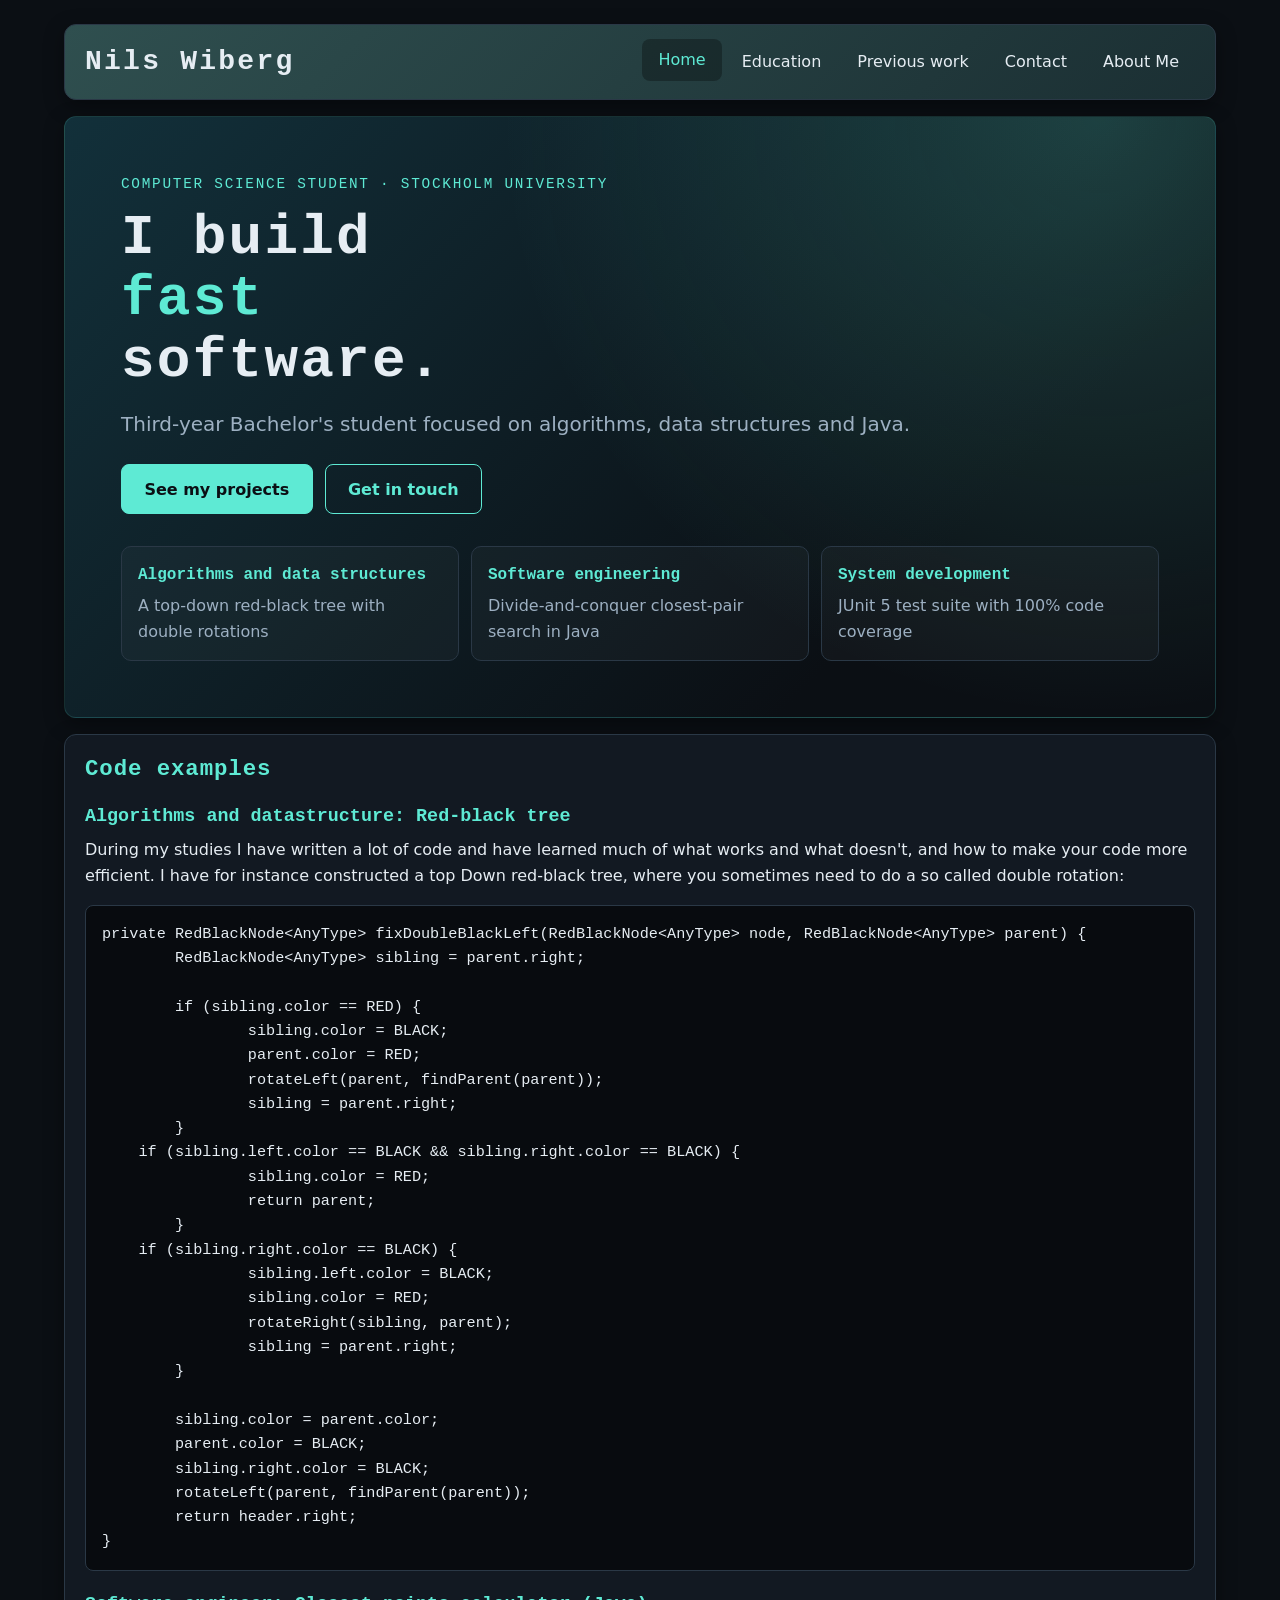
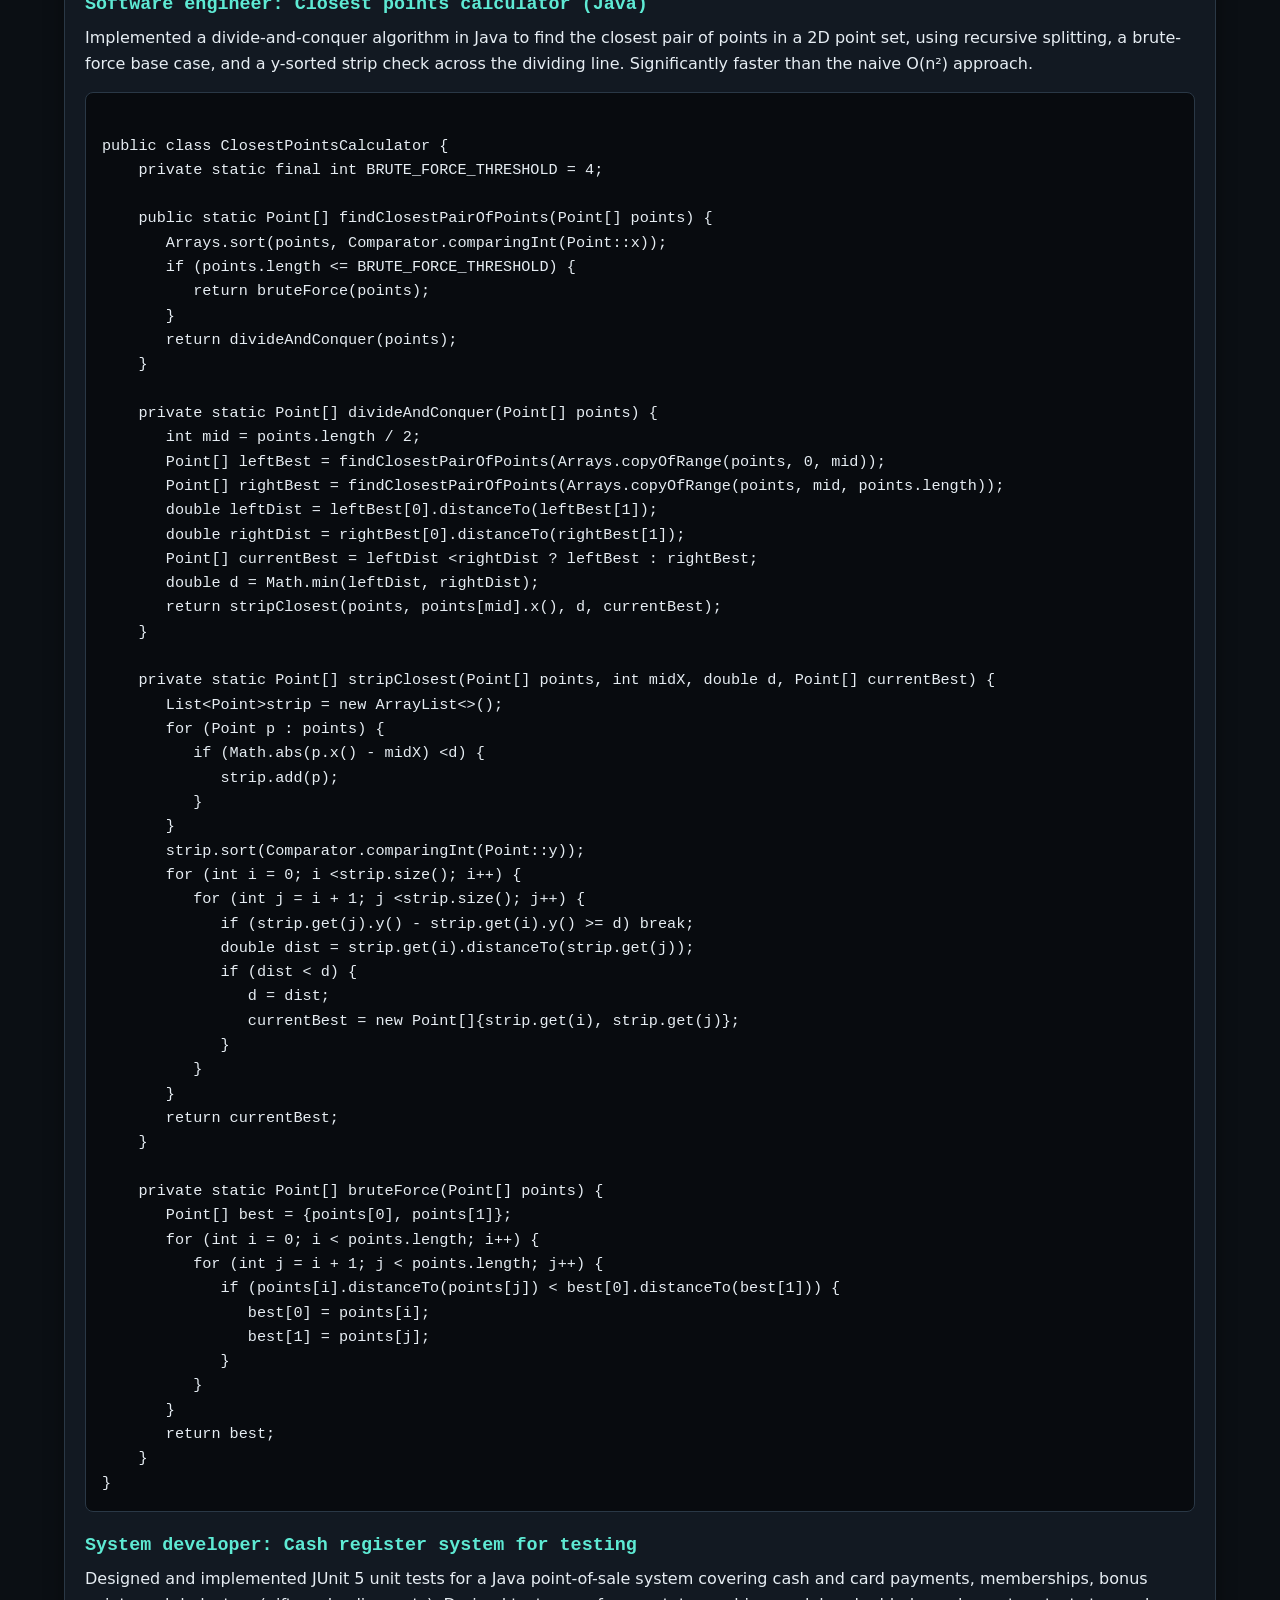
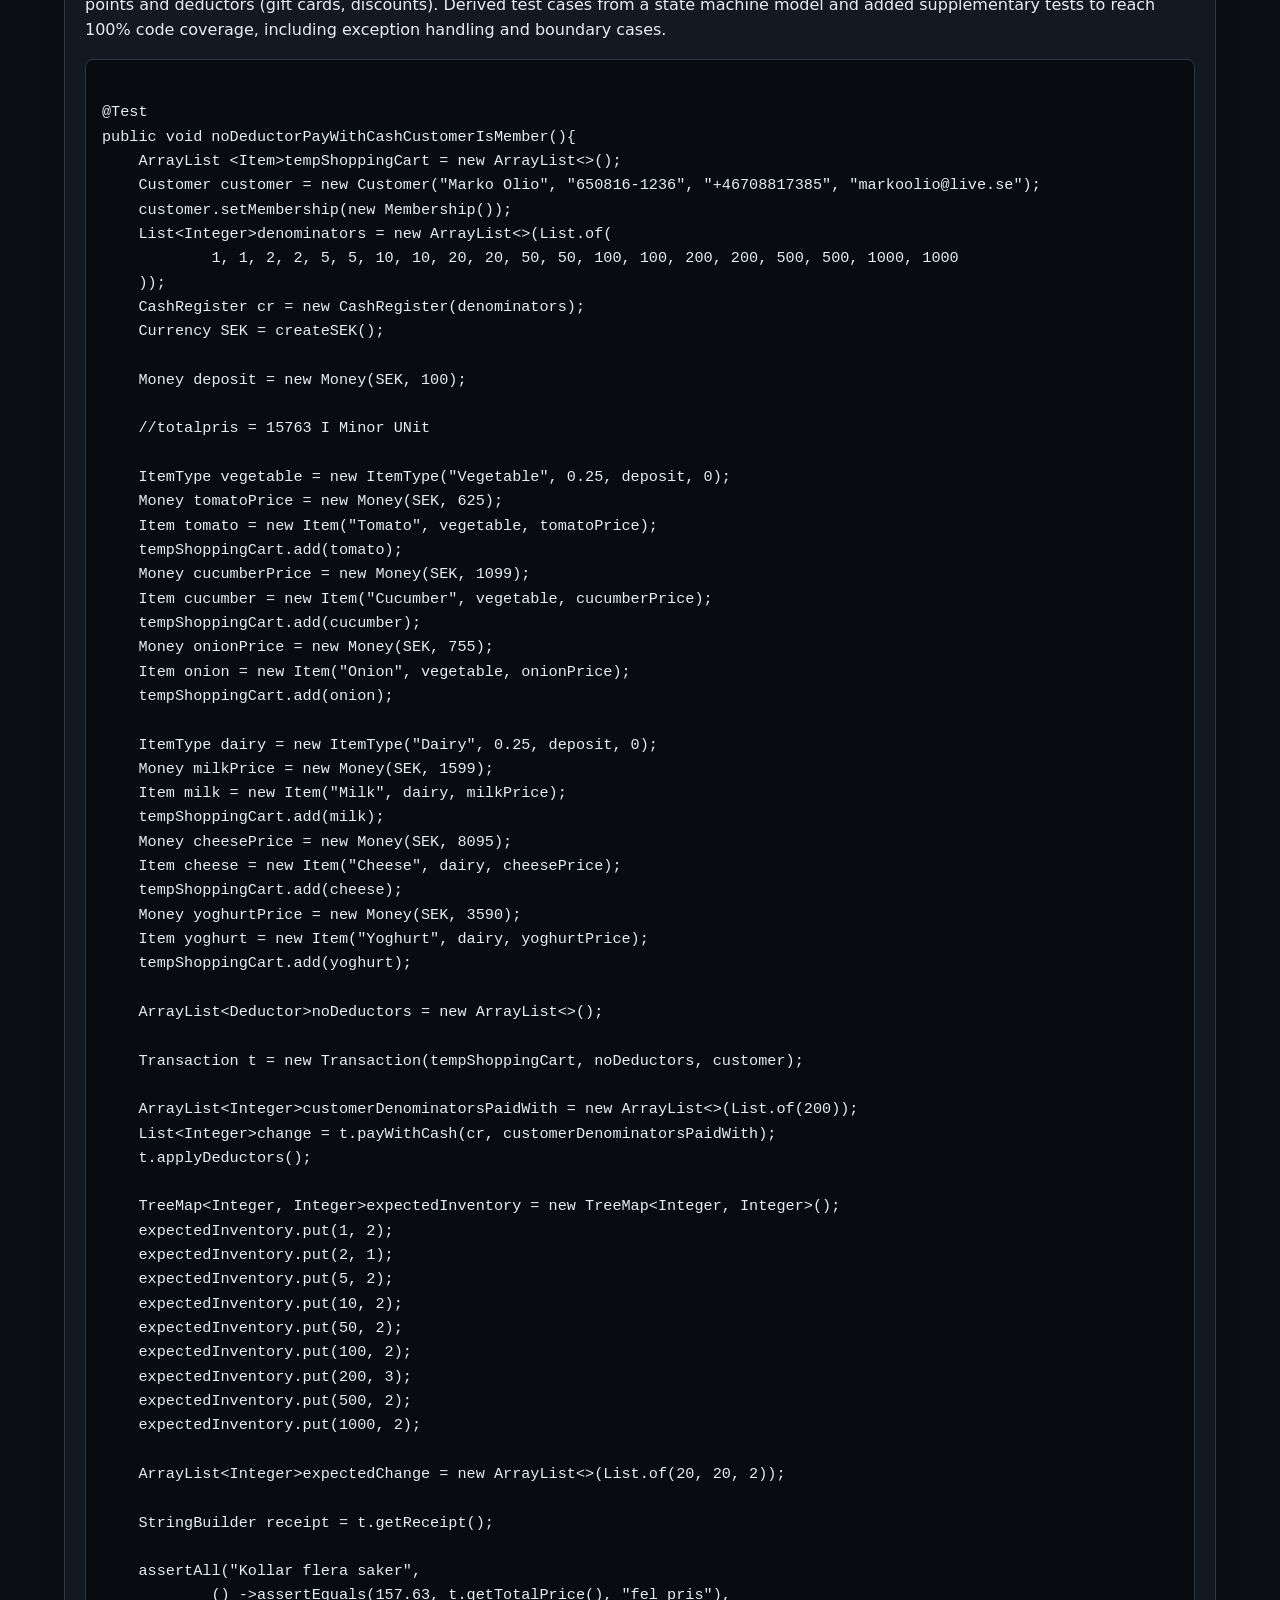
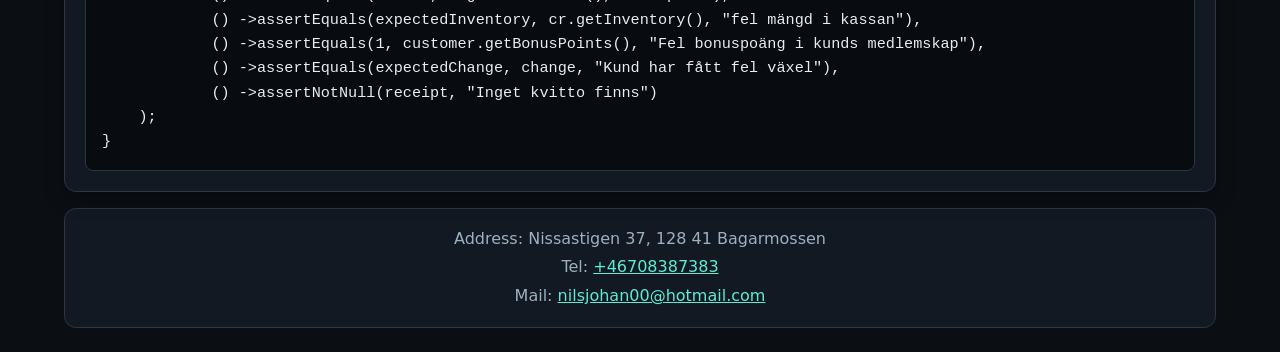
<file: index.html>
<!DOCTYPE html>

<html lang="en">
    <head>
        <meta charset="utf-8">
        <meta name="viewport" content="width=device-width, initial-scale=1">
        <meta name="author" content="Nils Wiberg">
        <meta name="description" content="Nils Wiberg - student in computer science. About me, skills and code examples.">
        <link rel="stylesheet" href="main.css">
        <link rel="canonical" href="https://nilswiberg.com/">
        <meta property="og:title" content="Nils Wiberg">
        <meta property="og:description" content="Computer science student focused on algorithms, Java and well-tested software.">
        <meta property="og:image" content="https://nilswiberg.com/lib/preview.png">
        <title>Home</title>

    </head>
    <body>
        <header>
            <h1>Nils Wiberg</h1>
            <nav>
                <a href="index.html" aria-current="page">Home</a>
                <a href="education.html">Education</a>
                <a href="previousWork.html">Previous work</a>
                <a href="contact.html">Contact</a>
                <a href="aboutMe.html">About Me</a>

            </nav>
        </header>
        <main class="home-main">
            
            <section class="hero-piece">
                <p class="eyebrow">Computer science student · Stockholm University</p>
                <h2 class="hero-heading">I build <span>fast</span> software.</h2>
                <p class="lead">Third-year Bachelor's student focused on algorithms, data structures and Java.</p>
                <div class="hero-actions">
                    <a href="previousWork.html">See my projects</a>
                    <a class="button-secondary" href="contact.html">Get in touch</a>
                </div>
                <ul class="hero-points">
                    <li>
                        <a href="#red-black-tree">
                            <strong>Algorithms and data structures</strong>
                            A top-down red-black tree with double rotations
                        </a>
                    </li>
                    <li>
                        <a href="#closest-points">
                            <strong>Software engineering</strong>
                            Divide-and-conquer closest-pair search in Java
                        </a>
                    </li>
                    <li>
                        <a href="#cash-register">
                            <strong>System development</strong>
                            JUnit 5 test suite with 100% code coverage
                        </a>
                    </li>
                </ul>
            </section>

            <section>
                    <h2>Code examples</h2>
                    <h3 id="red-black-tree">Algorithms and datastructure: Red-black tree</h3>
                    <p>During my studies I have written a lot of code and have learned much of what works and what doesn't, and how to make your code more efficient. I have for instance constructed a top Down red-black tree, where you sometimes need to do a so called double rotation: </p>
<pre><code>private RedBlackNode&lt;AnyType&gt; fixDoubleBlackLeft(RedBlackNode&lt;AnyType&gt; node, RedBlackNode&lt;AnyType&gt; parent) {
	RedBlackNode&lt;AnyType&gt; sibling = parent.right;

	if (sibling.color == RED) {
		sibling.color = BLACK;
		parent.color = RED;
		rotateLeft(parent, findParent(parent));
		sibling = parent.right;
	}
    if (sibling.left.color == BLACK &amp;&amp; sibling.right.color == BLACK) {
		sibling.color = RED;
		return parent;
	}
    if (sibling.right.color == BLACK) {
		sibling.left.color = BLACK;
		sibling.color = RED;
		rotateRight(sibling, parent);
		sibling = parent.right;
	}

	sibling.color = parent.color;
	parent.color = BLACK;
	sibling.right.color = BLACK;
	rotateLeft(parent, findParent(parent));
	return header.right;
}</code></pre>

                <h3 id="closest-points">Software engineer: Closest points calculator (Java)</h3>
                <p>Implemented a divide-and-conquer algorithm in Java to find the closest pair of points in a 2D point set, using recursive splitting, a brute-force base case, and a y-sorted strip check across the dividing line. Significantly faster than the naive O(n²) approach.</p>
<pre><code>
public class ClosestPointsCalculator {
    private static final int BRUTE_FORCE_THRESHOLD = 4;

    public static Point[] findClosestPairOfPoints(Point[] points) {
       Arrays.sort(points, Comparator.comparingInt(Point::x));
       if (points.length &lt;= BRUTE_FORCE_THRESHOLD) {
          return bruteForce(points);
       }
       return divideAndConquer(points);
    }

    private static Point[] divideAndConquer(Point[] points) {
       int mid = points.length / 2;
       Point[] leftBest = findClosestPairOfPoints(Arrays.copyOfRange(points, 0, mid));
       Point[] rightBest = findClosestPairOfPoints(Arrays.copyOfRange(points, mid, points.length));
       double leftDist = leftBest[0].distanceTo(leftBest[1]);
       double rightDist = rightBest[0].distanceTo(rightBest[1]);
       Point[] currentBest = leftDist &lt;rightDist ? leftBest : rightBest;
       double d = Math.min(leftDist, rightDist);
       return stripClosest(points, points[mid].x(), d, currentBest);
    }

    private static Point[] stripClosest(Point[] points, int midX, double d, Point[] currentBest) {
       List&lt;Point&gt;strip = new ArrayList&lt;&gt;();
       for (Point p : points) {
          if (Math.abs(p.x() - midX) &lt;d) {
             strip.add(p);
          }
       }
       strip.sort(Comparator.comparingInt(Point::y));
       for (int i = 0; i &lt;strip.size(); i++) {
          for (int j = i + 1; j &lt;strip.size(); j++) {
             if (strip.get(j).y() - strip.get(i).y() &gt;= d) break;
             double dist = strip.get(i).distanceTo(strip.get(j));
             if (dist &lt; d) {
                d = dist;
                currentBest = new Point[]{strip.get(i), strip.get(j)};
             }
          }
       }
       return currentBest;
    }

    private static Point[] bruteForce(Point[] points) {
       Point[] best = {points[0], points[1]};
       for (int i = 0; i &lt; points.length; i++) {
          for (int j = i + 1; j &lt; points.length; j++) {
             if (points[i].distanceTo(points[j]) &lt; best[0].distanceTo(best[1])) {
                best[0] = points[i];
                best[1] = points[j];
             }
          }
       }
       return best;
    }
}
</code></pre>
                <h3 id="cash-register">System developer: Cash register system for testing</h3>                
                <p>Designed and implemented JUnit 5 unit tests for a Java point-of-sale system covering cash and card payments, memberships, bonus points and deductors (gift cards, discounts). Derived test cases from a state machine model and added supplementary tests to reach 100% code coverage, including exception handling and boundary cases.</p>
<pre><code>
@Test
public void noDeductorPayWithCashCustomerIsMember(){
    ArrayList &lt;Item&gt;tempShoppingCart = new ArrayList&lt;&gt;();
    Customer customer = new Customer("Marko Olio", "650816-1236", "+46708817385", "markoolio@live.se");
    customer.setMembership(new Membership());
    List&lt;Integer&gt;denominators = new ArrayList&lt;&gt;(List.of(
            1, 1, 2, 2, 5, 5, 10, 10, 20, 20, 50, 50, 100, 100, 200, 200, 500, 500, 1000, 1000
    ));
    CashRegister cr = new CashRegister(denominators);
    Currency SEK = createSEK();

    Money deposit = new Money(SEK, 100);

    //totalpris = 15763 I Minor UNit

    ItemType vegetable = new ItemType("Vegetable", 0.25, deposit, 0);
    Money tomatoPrice = new Money(SEK, 625);
    Item tomato = new Item("Tomato", vegetable, tomatoPrice);
    tempShoppingCart.add(tomato);
    Money cucumberPrice = new Money(SEK, 1099);
    Item cucumber = new Item("Cucumber", vegetable, cucumberPrice);
    tempShoppingCart.add(cucumber);
    Money onionPrice = new Money(SEK, 755);
    Item onion = new Item("Onion", vegetable, onionPrice);
    tempShoppingCart.add(onion);

    ItemType dairy = new ItemType("Dairy", 0.25, deposit, 0);
    Money milkPrice = new Money(SEK, 1599);
    Item milk = new Item("Milk", dairy, milkPrice);
    tempShoppingCart.add(milk);
    Money cheesePrice = new Money(SEK, 8095);
    Item cheese = new Item("Cheese", dairy, cheesePrice);
    tempShoppingCart.add(cheese);
    Money yoghurtPrice = new Money(SEK, 3590);
    Item yoghurt = new Item("Yoghurt", dairy, yoghurtPrice);
    tempShoppingCart.add(yoghurt);

    ArrayList&lt;Deductor&gt;noDeductors = new ArrayList&lt;&gt;();

    Transaction t = new Transaction(tempShoppingCart, noDeductors, customer);

    ArrayList&lt;Integer&gt;customerDenominatorsPaidWith = new ArrayList&lt;&gt;(List.of(200));
    List&lt;Integer&gt;change = t.payWithCash(cr, customerDenominatorsPaidWith);
    t.applyDeductors();

    TreeMap&lt;Integer, Integer&gt;expectedInventory = new TreeMap&lt;Integer, Integer&gt;();
    expectedInventory.put(1, 2);
    expectedInventory.put(2, 1);
    expectedInventory.put(5, 2);
    expectedInventory.put(10, 2);
    expectedInventory.put(50, 2);
    expectedInventory.put(100, 2);
    expectedInventory.put(200, 3);
    expectedInventory.put(500, 2);
    expectedInventory.put(1000, 2);

    ArrayList&lt;Integer&gt;expectedChange = new ArrayList&lt;&gt;(List.of(20, 20, 2));

    StringBuilder receipt = t.getReceipt();

    assertAll("Kollar flera saker",
            () -&gt;assertEquals(157.63, t.getTotalPrice(), "fel pris"),
            () -&gt;assertEquals(expectedInventory, cr.getInventory(), "fel mängd i kassan"),
            () -&gt;assertEquals(1, customer.getBonusPoints(), "Fel bonuspoäng i kunds medlemskap"),
            () -&gt;assertEquals(expectedChange, change, "Kund har fått fel växel"),
            () -&gt;assertNotNull(receipt, "Inget kvitto finns")
    );
}    
</code></pre>
            </section>
            
        </main>
        <footer>
            <address>
                Address: Nissastigen 37, 128 41 Bagarmossen <br>
                Tel: <a href="tel:+46708387383">+46708387383</a><br>
                Mail: <a href="mailto:nilsjohan00@hotmail.com">nilsjohan00@hotmail.com</a></address>
        </footer>
        <script src="home.js"></script>
    </body>
</html>
</file>
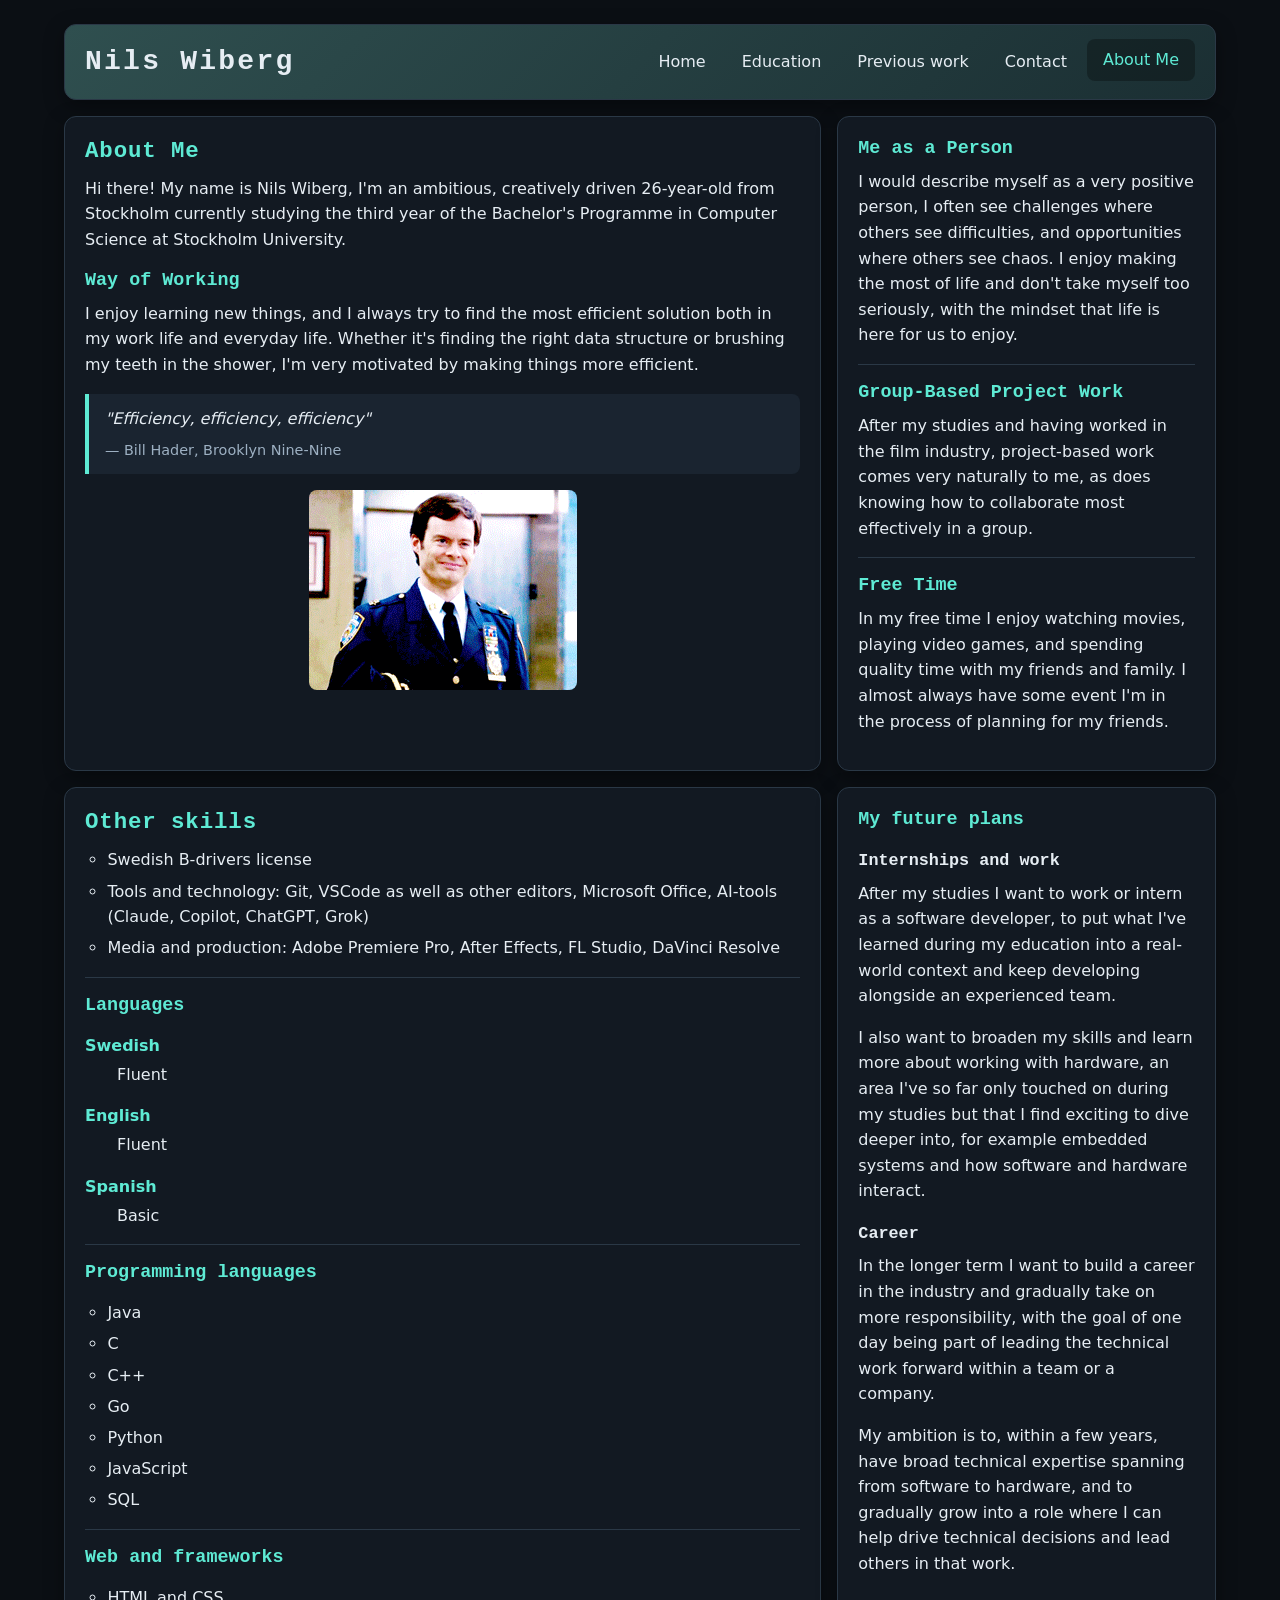
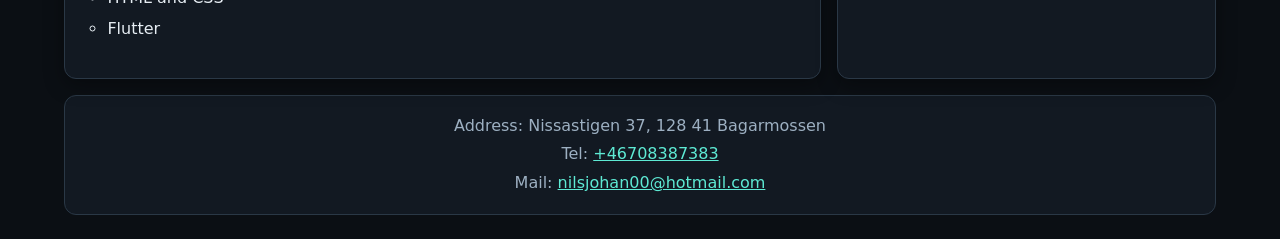
<file: aboutMe.html>
<!DOCTYPE html>

<html lang="en">
    <head>
        <meta charset="utf-8">
        <meta name="viewport" content="width=device-width, initial-scale=1">
        <meta name="author" content="Nils Wiberg">
        <meta name="description" content="Nils Wiberg - student in computer science. About me, skills and code examples.">
        <link rel="stylesheet" href="main.css">
        <link rel="canonical" href="https://nilswiberg.com/">
        <meta property="og:title" content="Nils Wiberg">
        <meta property="og:description" content="Computer science student focused on algorithms, Java and well-tested software.">
        <meta property="og:image" content="https://nilswiberg.com/lib/preview.png">
        <title>Home</title>

    </head>
    <body>
        <header>
            <h1>Nils Wiberg</h1>
            <nav>
                <a href="index.html">Home</a>
                <a href="education.html">Education</a>
                <a href="previousWork.html">Previous work</a>
                <a href="contact.html">Contact</a>
                <a href="aboutMe.html" aria-current="page">About Me</a>
            </nav>
        </header>
        <main class="aboutMe-main">

            <section>
                <h2>About Me</h2>
                <p>Hi there! My name is Nils Wiberg, I'm an ambitious, creatively driven 26-year-old from Stockholm currently studying the third year of the Bachelor's Programme in Computer Science at Stockholm University.</p>
                <article>
                    <h3>Way of Working</h3>
                    <p>I enjoy learning new things, and I always try to find the most efficient solution both in my work life and everyday life. Whether it's finding the right data structure or brushing my teeth in the shower, I'm very motivated by making things more efficient.</p>
                    <blockquote>
                        <p>"Efficiency, efficiency, efficiency"</p>
                        <footer>— Bill Hader, Brooklyn Nine-Nine</footer>
                    </blockquote>
                    <figure>
                        <picture>
                            <source media="(prefers-reduced-motion: reduce)" srcset="lib/Efficiency_still.jpg">
                            <img src="lib/Efficiency_dator.gif" alt="Bill Hader i Brooklyn Nine-Nine">
                        </picture>
                    </figure>
                </article>
            </section>
            <aside>
                <article>
                    <h3>Me as a Person</h3>
                    <p>I would describe myself as a very positive person, I often see challenges where others see difficulties, and opportunities where others see chaos. I enjoy making the most of life and don't take myself too seriously, with the mindset that life is here for us to enjoy.</p>
                </article>

                <article>
                    <h3>Group-Based Project Work</h3>
                    <p>After my studies and having worked in the film industry, project-based work comes very naturally to me, as does knowing how to collaborate most effectively in a group.</p>
                </article>

                <article>
                    <h3>Free Time</h3>
                    <p>In my free time I enjoy watching movies, playing video games, and spending quality time with my friends and family. I almost always have some event I'm in the process of planning for my friends.</p>
                </article>
            </aside>

            <aside>
                <h2>Other skills</h2>
                <article>
                    <ul>
                        <li>Swedish B-drivers license</li>
                        <li>Tools and technology: Git, VSCode as well as other editors, Microsoft Office, AI-tools (Claude, Copilot, ChatGPT, Grok)</li>
                        <li>Media and production: Adobe Premiere Pro, After Effects, FL Studio, DaVinci Resolve</li>
                    </ul>
                </article>
                <article>
                    <h3>Languages</h3>
                    <dl>
                        <dt>Swedish</dt>
                        <dd>Fluent</dd>
                        <dt>English</dt>
                        <dd>Fluent</dd>
                        <dt>Spanish</dt>
                        <dd>Basic</dd>
                    </dl>
                </article>
                <article>
                    <h3>Programming languages</h3>
                    <ul>
                        <li>Java</li>
                        <li>C</li>
                        <li>C++</li>
                        <li>Go</li>
                        <li>Python</li>
                        <li>JavaScript</li>
                        <li>SQL</li>
                    </ul>
                </article>
                <article>
                    <h3>Web and frameworks</h3>
                    <ul>
                        <li>HTML and CSS</li>
                        <li>Flutter</li>
                    </ul>
                </article>
            </aside>
            <aside>
                <h3>My future plans</h3>
                <h4>Internships and work</h4>
                <p>After my studies I want to work or intern as a software developer, to put what I've learned during my education into a real-world context and keep developing alongside an experienced team.</p>
                <p>I also want to broaden my skills and learn more about working with hardware, an area I've so far only touched on during my studies but that I find exciting to dive deeper into, for example embedded systems and how software and hardware interact.</p>
                <h4>Career</h4>
                <p>In the longer term I want to build a career in the industry and gradually take on more responsibility, with the goal of one day being part of leading the technical work forward within a team or a company.</p>
                <p>My ambition is to, within a few years, have broad technical expertise spanning from software to hardware, and to gradually grow into a role where I can help drive technical decisions and lead others in that work.</p>
            </aside>
        </main>
        <footer>
            <address>
                Address: Nissastigen 37, 128 41 Bagarmossen <br>
                Tel: <a href="tel:+46708387383">+46708387383</a><br>
                Mail: <a href="mailto:nilsjohan00@hotmail.com">nilsjohan00@hotmail.com</a></address>
        </footer>
    </body>
</html>
</file>
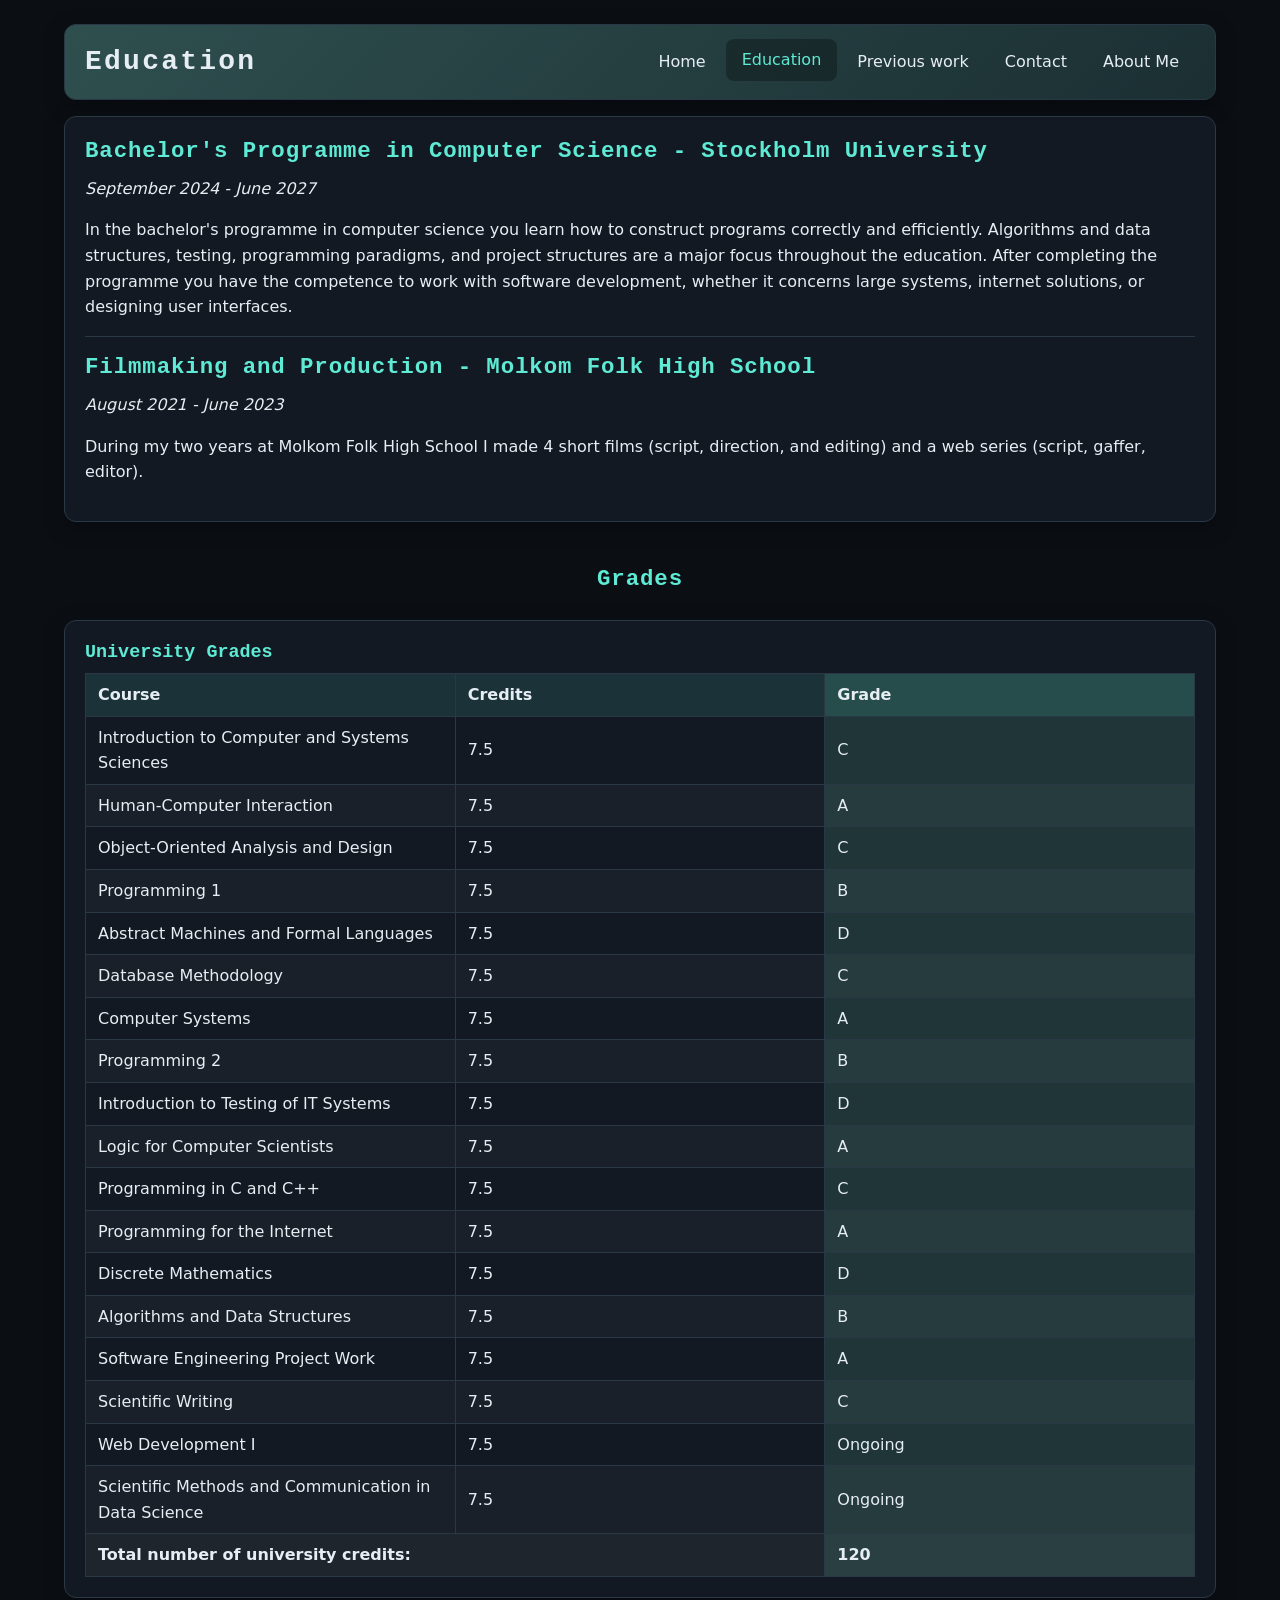
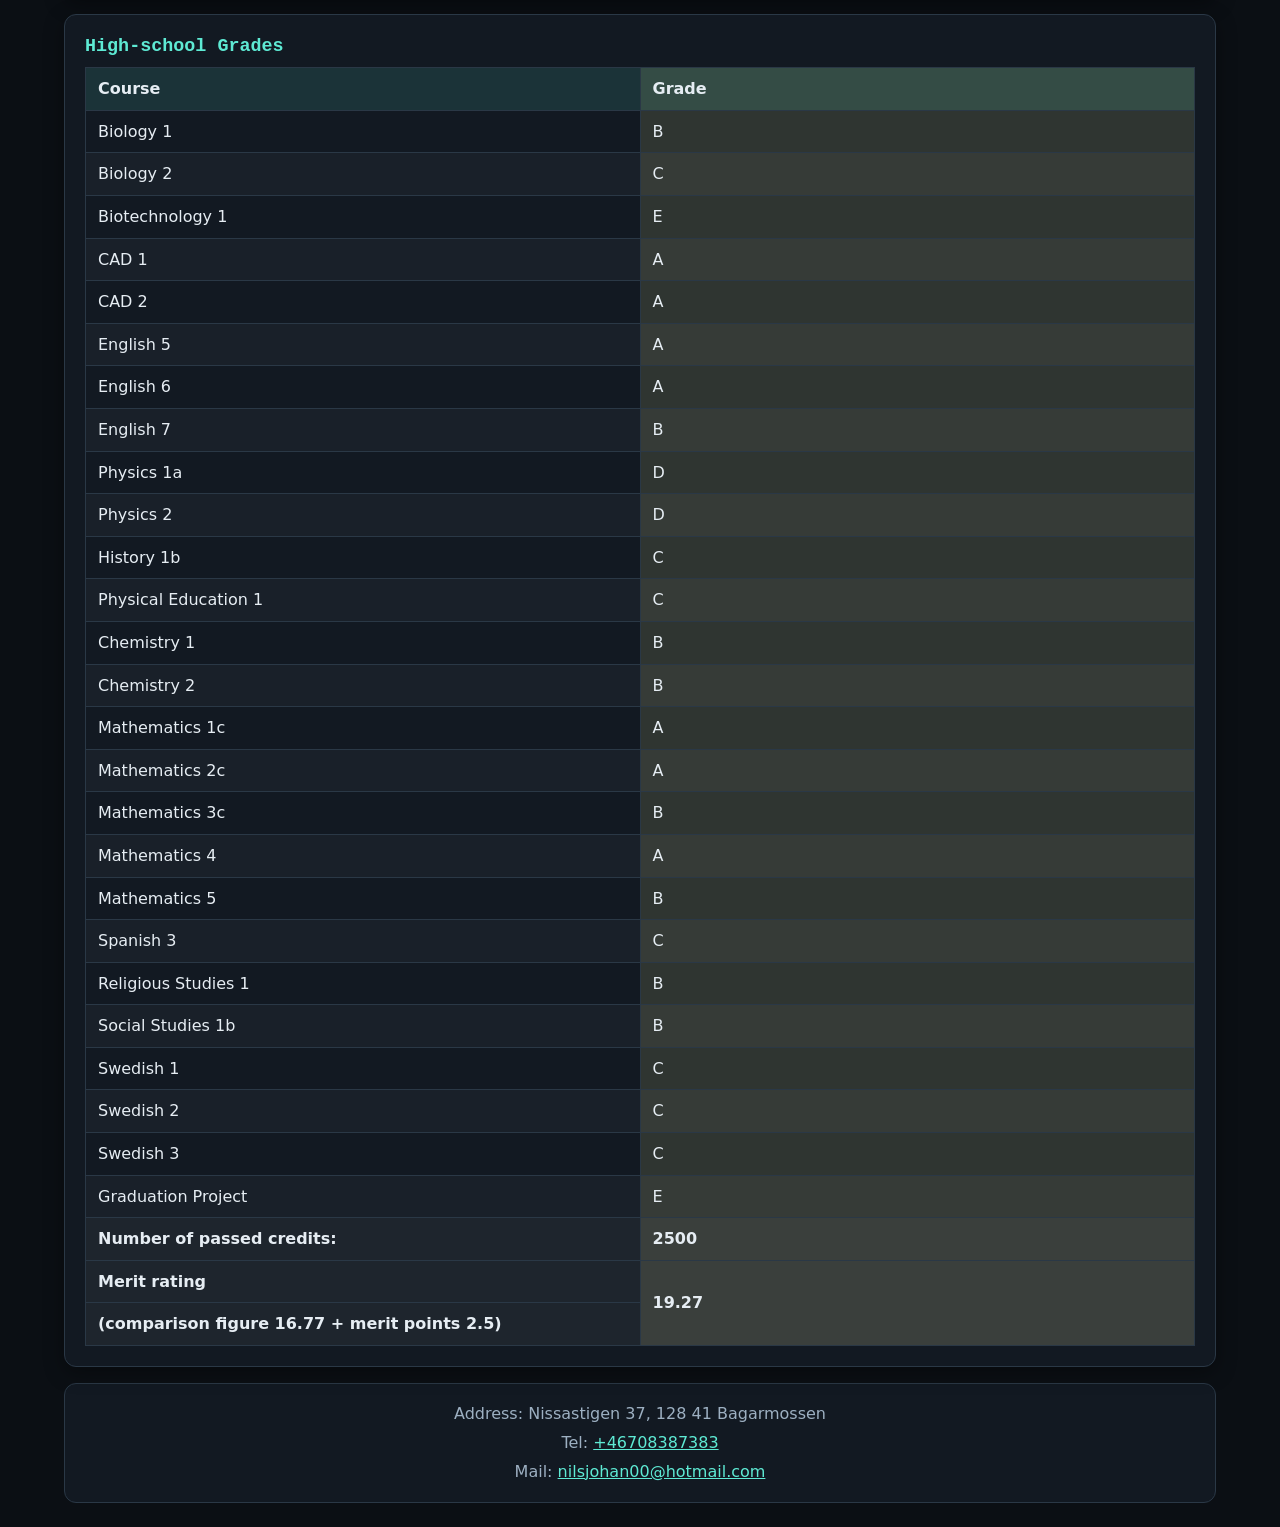
<file: education.html>
<!DOCTYPE html>

<html lang="en">
    <head>
        <meta charset="utf-8">
        <meta name="viewport" content="width=device-width, initial-scale=1">
        <meta name="author" content="Nils Wiberg">
        <meta name="description" content="Education and grades - Nils Wiberg.">
        <link rel="stylesheet" href="main.css">
        <link rel="canonical" href="https://nilswiberg.com/">
        <meta property="og:title" content="Nils Wiberg">
        <meta property="og:description" content="Computer science student focused on algorithms, Java and well-tested software.">
        <meta property="og:image" content="https://nilswiberg.com/lib/preview.png">

        <title>Education</title>

    </head>
    <body>
        <header>
            <h1>Education</h1>
            <nav>
                <a href="index.html">Home</a>
                <a href="education.html" aria-current="page">Education</a>
                <a href="previousWork.html">Previous work</a>
                <a href="contact.html">Contact</a>
                <a href="aboutMe.html">About Me</a>

            </nav>
        </header>
        <main class="education-main">
            <section class="education">
                <article>
                    <h2>Bachelor's Programme in Computer Science - Stockholm University</h2>
                    <p><em>September 2024 - June 2027</em></p>
                    <p>In the bachelor's programme in computer science you learn how to construct programs correctly and efficiently. Algorithms and data structures, testing, programming paradigms, and project structures are a major focus throughout the education. After completing the programme you have the competence to work with software development, whether it concerns large systems, internet solutions, or designing user interfaces.</p>
                </article>
                <article>
                    <h2>Filmmaking and Production - Molkom Folk High School</h2>
                    <p><em>August 2021 - June 2023</em></p>
                    <p>During my two years at Molkom Folk High School I made 4 short films (script, direction, and editing) and a web series (script, gaffer, editor).</p>
                </article>
            </section>
            
            <h2 class="grades-heading">Grades</h2>

            <article class="uni-grades">
                <h3>University Grades</h3>
                <table class="uni-table">
                        <colgroup>
                            <col span="2">
                            <col class="grade-column-uni">
                        </colgroup>
                        <thead>
                            <tr>
                                <th scope="col">Course</th>
                                <th scope="col">Credits</th>
                                <th scope="col">Grade</th>
                            </tr>
                        </thead>
                        <tbody>
                            <tr>
                                <td>Introduction to Computer and Systems Sciences</td>
                                <td>7.5</td>
                                <td>C</td>
                            </tr>
                            <tr>
                                <td>Human-Computer Interaction</td>
                                <td>7.5</td>
                                <td>A</td>
                            </tr>
                            <tr>
                                <td>Object-Oriented Analysis and Design</td>
                                <td>7.5</td>
                                <td>C</td>
                            </tr>
                            <tr>
                                <td>Programming 1</td>
                                <td>7.5</td>
                                <td>B</td>
                            </tr>
                            <tr>
                                <td>Abstract Machines and Formal Languages</td>
                                <td>7.5</td>
                                <td>D</td>
                            </tr>
                            <tr>
                                <td>Database Methodology</td>
                                <td>7.5</td>
                                <td>C</td>
                            </tr>
                            <tr>
                                <td>Computer Systems</td>
                                <td>7.5</td>
                                <td>A</td>
                            </tr>
                            <tr>
                                <td>Programming 2</td>
                                <td>7.5</td>
                                <td>B</td>
                            </tr>
                            <tr>
                                <td>Introduction to Testing of IT Systems</td>
                                <td>7.5</td>
                                <td>D</td>
                            </tr>
                            <tr>
                                <td>Logic for Computer Scientists</td>
                                <td>7.5</td>
                                <td>A</td>
                            </tr>
                            <tr>
                                <td>Programming in C and C++</td>
                                <td>7.5</td>
                                <td>C</td>
                            </tr>
                            <tr>
                                <td>Programming for the Internet</td>
                                <td>7.5</td>
                                <td>A</td>
                            </tr>
                            <tr>
                                <td>Discrete Mathematics</td>
                                <td>7.5</td>
                                <td>D</td>
                            </tr>
                            <tr>
                                <td>Algorithms and Data Structures</td>
                                <td>7.5</td>
                                <td>B</td>
                            </tr>
                            <tr>
                                <td>Software Engineering Project Work</td>
                                <td>7.5</td>
                                <td>A</td>
                            </tr>
                            <tr>
                                <td>Scientific Writing</td>
                                <td>7.5</td>
                                <td>C</td>
                            </tr>
                            <tr>
                                <td>Web Development I</td>
                                <td>7.5</td>
                                <td>Ongoing</td>
                            </tr>
                            <tr>
                                <td>Scientific Methods and Communication in Data Science</td>
                                <td>7.5</td>
                                <td>Ongoing</td>
                            </tr>
                        </tbody>
                        <tfoot>
                            <tr>
                                <td colspan="2">Total number of university credits:</td>
                                <td>120</td>
                            </tr>
                        </tfoot>
                    </table>
            </article>
            <article class="gym-grades">
                <h3>High-school Grades</h3>
                    <table class="gym-table">
                        <colgroup>
                            <col span="1">
                            <col class="grade-column-gymnasiet">
                        </colgroup>

                        <thead>
                            <tr>
                                <th scope="col">Course</th>
                                <th scope="col">Grade</th>
                            </tr>
                        </thead>
                        <tbody>
                            <tr>
                                <td>Biology 1</td>
                                <td>B</td>
                            </tr>
                            <tr>
                                <td>Biology 2</td>
                                <td>C</td>
                            </tr>
                            <tr>
                                <td>Biotechnology 1</td>
                                <td>E</td>
                            </tr>
                            <tr>
                                <td>CAD 1</td>
                                <td>A</td>
                            </tr>
                            <tr>
                                <td>CAD 2</td>
                                <td>A</td>
                            </tr>
                            <tr>
                                <td>English 5</td>
                                <td>A</td>
                            </tr>
                            <tr>
                                <td>English 6</td>
                                <td>A</td>
                            </tr>
                            <tr>
                                <td>English 7</td>
                                <td>B</td>
                            </tr>
                            <tr>
                                <td>Physics 1a</td>
                                <td>D</td>
                            </tr>
                            <tr>
                                <td>Physics 2</td>
                                <td>D</td>
                            </tr>
                            <tr>
                                <td>History 1b</td>
                                <td>C</td>
                            </tr>
                            <tr>
                                <td>Physical Education 1</td>
                                <td>C</td>
                            </tr>
                            <tr>
                                <td>Chemistry 1</td>
                                <td>B</td>
                            </tr>
                            <tr>
                                <td>Chemistry 2</td>
                                <td>B</td>
                            </tr>
                            <tr>
                                <td>Mathematics 1c</td>
                                <td>A</td>
                            </tr>
                            <tr>
                                <td>Mathematics 2c</td>
                                <td>A</td>
                            </tr>
                            <tr>
                                <td>Mathematics 3c</td>
                                <td>B</td>
                            </tr>
                            <tr>
                                <td>Mathematics 4</td>
                                <td>A</td>
                            </tr>
                            <tr>
                                <td>Mathematics 5</td>
                                <td>B</td>
                            </tr>
                            <tr>
                                <td>Spanish 3</td>
                                <td>C</td>
                            </tr>
                            <tr>
                                <td>Religious Studies 1</td>
                                <td>B</td>
                            </tr>
                            <tr>
                                <td>Social Studies 1b</td>
                                <td>B</td>
                            </tr>
                            <tr>
                                <td>Swedish 1</td>
                                <td>C</td>
                            </tr>
                            <tr>
                                <td>Swedish 2</td>
                                <td>C</td>
                            </tr>
                            <tr>
                                <td>Swedish 3</td>
                                <td>C</td>
                            </tr>
                            <tr>
                                <td>Graduation Project</td>
                                <td>E</td>
                            </tr>
                        </tbody>
                        <tfoot>
                            <tr>
                                <td>Number of passed credits:</td>
                                <td>2500</td>
                            </tr>
                            <tr>
                                <td>Merit rating</td>
                                <td rowspan="2">19.27</td>
                            </tr>
                            <tr>
                                <td>(comparison figure 16.77 + merit points 2.5)</td>
                            </tr>
                        </tfoot>
                    </table>
            </article>
        </main>
        <footer>
            <address>
                Address: Nissastigen 37, 128 41 Bagarmossen <br>
                Tel: <a href="tel:+46708387383">+46708387383</a><br>
                Mail: <a href="mailto:nilsjohan00@hotmail.com">nilsjohan00@hotmail.com</a></address>
        </footer>
    </body>
</html>
</file>
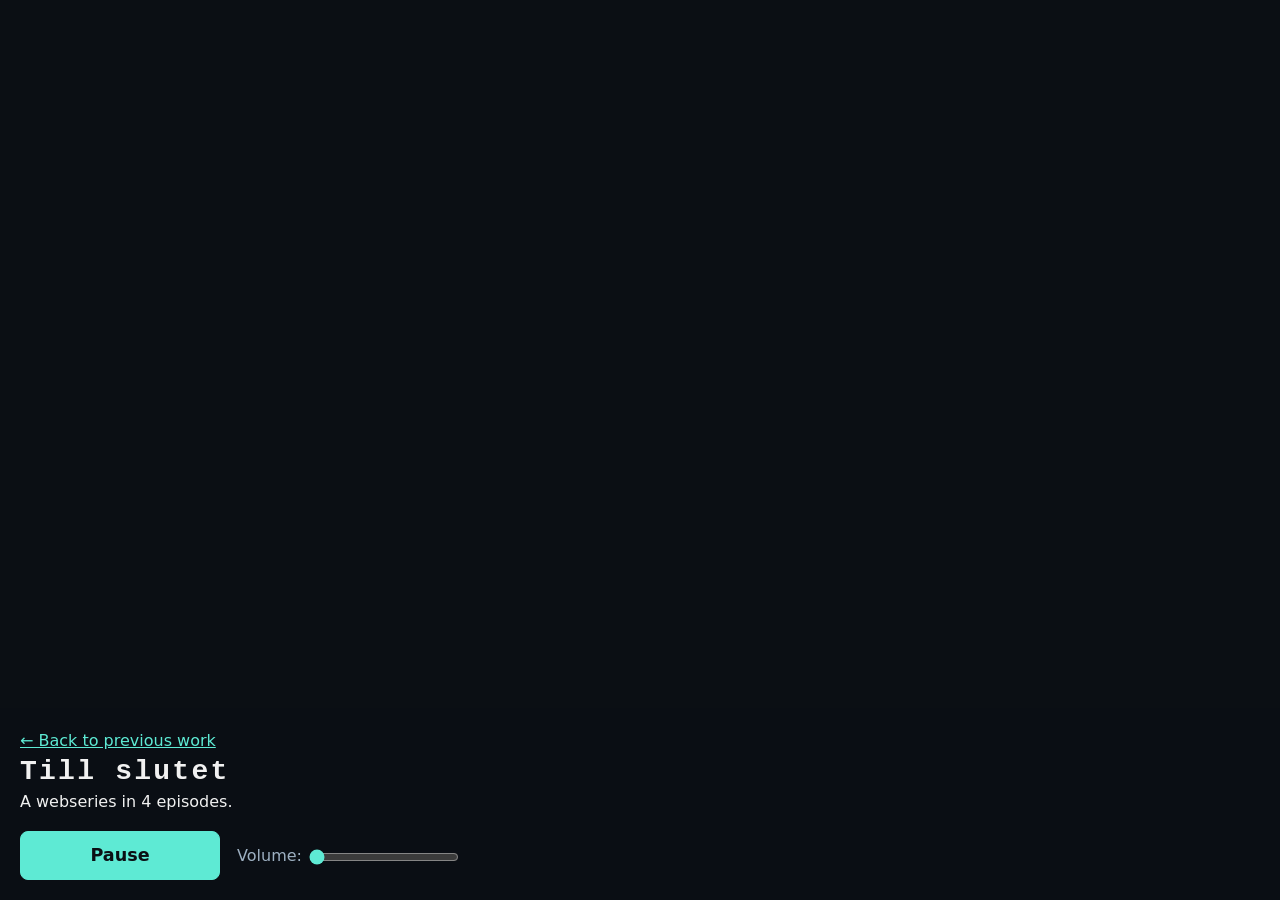
<file: film.html>
<!DOCTYPE html>
<html lang="en">
    <head>
        <meta charset="utf-8">
        <meta name="viewport" content="width=device-width, initial-scale=1">
        <meta name="author" content="Nils Wiberg">
        <meta name="description" content="Shows the trailer for 'Till Slutet'">
        <link rel="stylesheet" href="main.css">
        <link rel="canonical" href="https://nilswiberg.com/">
        <meta property="og:title" content="Nils Wiberg">
        <meta property="og:description" content="Computer science student focused on algorithms, Java and well-tested software.">
        <meta property="og:image" content="https://nilswiberg.com/lib/preview.png">

        <title>"Till Slutet" Trailer</title>
    </head>
    <body>
        <video autoplay muted loop id="tillSlutetTrailer" playsinline>
            <source src="lib/tillSlutetTrailer.mp4" type="video/mp4">
        </video>

        <div class="content">
            <a href="previousWork.html">← Back to previous work</a>
            <h1>Till slutet</h1>
            <p>A webseries in 4 episodes.</p>
            <button id="myBtn">Pause</button>
            <label for="volumeSlider">Volume:</label>
            <input
                type="range"
                id="volumeSlider"
                min="0"
                max="100"
                value="0"
                step="1"
            >
        </div>
        <script src="film.js"></script>
    </body>
</html>
</file>
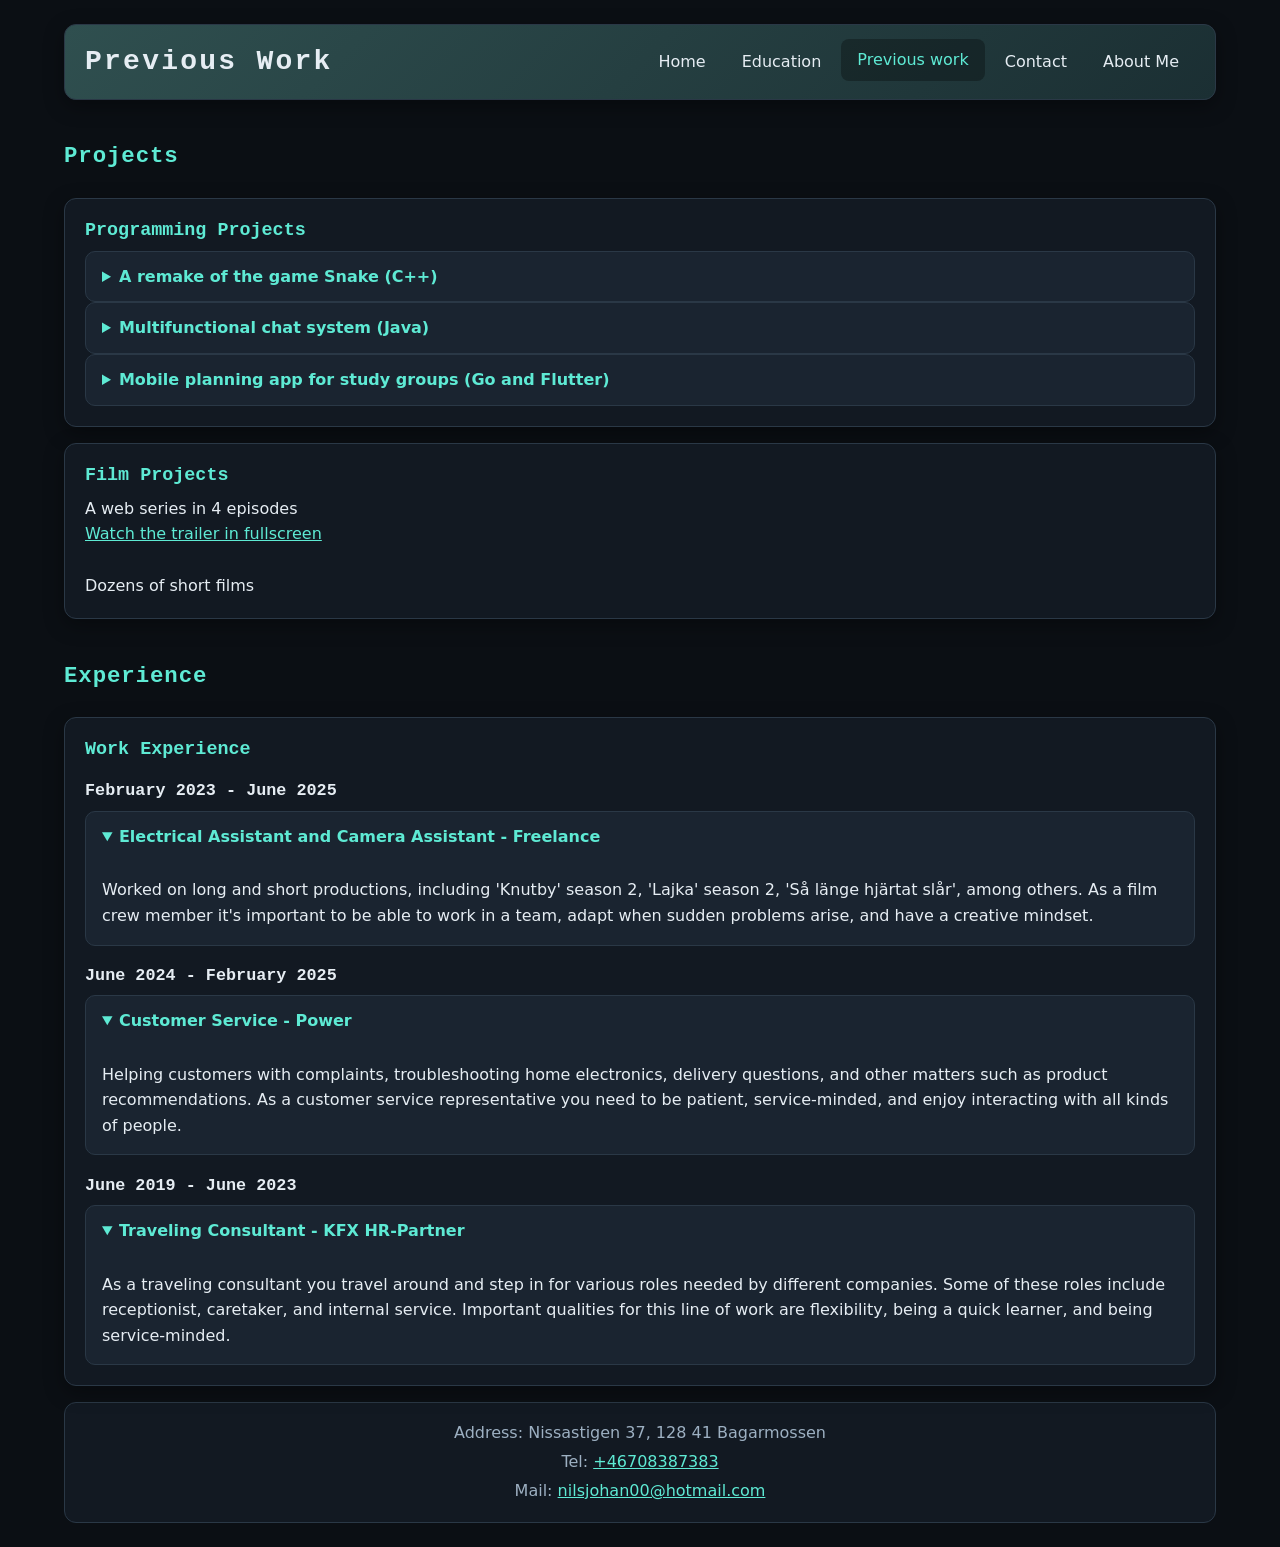
<file: previousWork.html>
<!DOCTYPE html>

<html lang="en">
    <head>
        <meta charset="utf-8">
        <meta name="viewport" content="width=device-width, initial-scale=1">
        <meta name="author" content="Nils Wiberg">
        <meta name="description" content="Programming and film projects and work experience - Nils Wiberg.">
        <link rel="stylesheet" href="main.css">
        <link rel="canonical" href="https://nilswiberg.com/">
        <meta property="og:title" content="Nils Wiberg">
        <meta property="og:description" content="Computer science student focused on algorithms, Java and well-tested software.">
        <meta property="og:image" content="https://nilswiberg.com/lib/preview.png">

        <title>Previous Work</title>

    </head>
    <body>
        <header>
            <h1>Previous Work</h1>
            <nav>
                <a href="index.html">Home</a>
                <a href="education.html">Education</a>
                <a href="previousWork.html" aria-current="page">Previous work</a>
                <a href="contact.html">Contact</a>
                <a href="aboutMe.html">About Me</a>

            </nav>
        </header>
        <main class="previousWork-main">
            
            <h2 class="projects-heading">Projects</h2>
            <article class="programming-projects">
                <h3>Programming Projects</h3>

                <aside>          
                    <details>
                        <summary>A remake of the game Snake (C++)</summary>
                        <figure>
                            <video id="snakevideo" controls width="500" height="280">
                                <source src="lib/snake_video.mp4" type="video/mp4">
                            </video>
                            <figcaption>Video of the Snake game</figcaption>
                        </figure>
                        <h4>Code example</h4>
                        <p>In SnakeSprite.cpp the function for what to do each tick. Every 5th frame, the snake moves towards the latest pressed key. The snake is divided into a head and a body. The new head is added first in the vector and the last segment is removed if the snake has grown longer than size. This gives the illusion of movement: the snake “crawls” forward. When the snake eats something and size increases, skip pop_back() once, and then it grows. </p>
                        <pre><code>
void SnakeSprite::tick(){
        moveCounter++;
        if (moveCounter < 5) return;
        moveCounter = 0;
        
        SDL_FPoint newHead = body[0];
        
        switch(direction){
            case Direction::UP:
                newHead.y -= snakeDimensions;
                break;
            case Direction::DOWN:
                newHead.y += snakeDimensions;
                break;
            case Direction::LEFT:
                newHead.x -= snakeDimensions;
                break;
            case Direction::RIGHT:
                newHead.x += snakeDimensions;
                break;
        }
        
        if (newHead.x < 0) {
            newHead.x = cnts::gScreenWidth - snakeDimensions;
        } else if (newHead.x >= cnts::gScreenWidth) {
            newHead.x = 0;
        }
        
        if (newHead.y < 0) {
            newHead.y = cnts::gScreenHeight - snakeDimensions;
        } else if (newHead.y >= cnts::gScreenHeight) {
            newHead.y = 0;
        }
        
        for (size_t i = 0; i < body.size(); i++) {
            if (newHead.x == body[i].x && newHead.y == body[i].y) {
                engine->gameOver();
                return;
            }
        }
        
        body.insert(body.begin(), newHead);
        
        if (body.size() > static_cast<size_t>(size)){
            body.pop_back();
        }
        
        SDL_FRect& r = const_cast<SDL_FRect&>(getRect());
        r.x = body[0].x;
        r.y = body[0].y;
    }
                        </code></pre>
                    </details>
                </aside>  
                
                <aside>
                    <details>
                        <summary>Multifunctional chat system (Java)</summary>
                        <p>The program is a chat room, where any number of members can join. When you join, you enter a username and password, if you are a new user you also need to register with an email address, and then receive an email as confirmation. In the chat room itself, you can send text messages, call each other, draw on a shared drawing, send voice messages and send pictures to each other.</p>
                        <figure>
                            <img src="lib/chatapp.png" alt="Screenshot of the chat room with two users">
                            <figcaption>Screenshot from two users</figcaption>
                        </figure>
                        <h4>Pseudocode example</h4>
                        <p>It is in NetworkManager that the login details are checked against the database, and asked for password and email. These are written on an objectoutputstream connected to the socket.</p>
                        <pre><code>
  response = read from server
  if response == "NEW_USER" then
    pw = input("Create password:")
    email = input("Provide e-mail:")
    send pw & email to server
  else if response == "PASSWORD_REQUIRED" then
    pw = input("Provide password:")
    send pw to server
    loginResult = read from server
    if loginResult != "LOGIN_OK" then
      show "Wrong password!"
      end program

  Start thread to listen for incoming message
    while connection active:
      object = read from server
      callback(object)
                        </code></pre>
                    </details>
                </aside>
                <aside>
                    <details>
                        <summary>Mobile planning app for study groups (Go and Flutter)</summary>
                        <p>The app takes addresses from your input and calculates where the middle of the addresses is, based on stockholm communal traffic travel time, and suggests a meeting spot where all participants will have an equal travel time. </p>
                        <div class="screenshots">
                            <figure>
                                <img src="lib/mitten1.jpg" alt="The Saved page with saved groups and recent searches">
                                <figcaption>"Saved" page contains your saved groups and recent searches</figcaption>
                            </figure>
                            <figure>
                                <img src="lib/mitten2.jpg" alt="The home page showing a map with friends' home addresses">
                                <figcaption>The home page acts as a map, where you can see your friends home addresses</figcaption>
                            </figure>
                            <figure>
                                <img src="lib/mitten3.jpg" alt="The search page where addresses or friends' names are entered">
                                <figcaption>The search page is where you type in the addresses you want to search with, if you are friends with a user you can write the users name instead of their address, and their home address will be used.</figcaption>
                            </figure>
                            <figure>
                                <img src="lib/mitten4.jpg" alt="Suggested meeting spots shown on a map">
                                <figcaption>The suggestions are shown on a map</figcaption>
                            </figure>
                            <figure>
                                <img src="lib/mitten5.jpg" alt="Additional information about a suggestion fetched from Google Maps">
                                <figcaption>Additional information on the suggestions are fetched from google maps API</figcaption>
                            </figure>
                        </div>
                        <h4>Code example</h4>
                        <p>AllTravelTimesFrom runs a full Dijkstra from start, returning the minimum travel minutes to every reachable stop within maxTravelMinutes. Uses value-typed priority queue items (no per-item heap allocation) and struct state keys (no string allocs). Results are cached in srcCache keyed by vertex index.</p>
                        <pre><code>
func (graph *SLGraph) AllTravelTimesFrom(ctx context.Context, start *Vertex, startTime int) (map[uint32]int, bool) {
    if cached, ok := graph.srcCache.Load(start.idx); ok {
        return cached.(map[uint32]int), true
    }

    open := make(pq.PriorityQueue, 0, 4096)
    heap.Init(&open)

    startKey := pq.MakeKey(start.idx, 0, false)
    heap.Push(&open, pq.Item{Key: startKey, G: startTime, F: startTime})

    closed := make(map[pq.StateKey]bool, 32768)
    bestG := make(map[pq.StateKey]int, 32768)
    bestG[startKey] = startTime
    bestByStop := make(map[uint32]int, 4096)

    iterations := 0
    for len(open) > 0 {
        iterations++
        if iterations%256 == 0 {
            select {
            case <-ctx.Done():
                plog.Warningf("AllTravelTimesFrom: timeout after %d iterations from %s, returning partial results (%d stops)",
                    iterations, start.Metadata().StopName, len(bestByStop))
                return bestByStop, false // false = partiellt
            default:
            }
        }

        current := heap.Pop(&open).(pq.Item)
        curKey := current.Key

        if closed[curKey] {
            continue
        }
        closed[curKey] = true

        stopIdx := curKey.VertexIdx()
        travelTime := current.G - startTime
        if existing, ok := bestByStop[stopIdx]; !ok || travelTime < existing {
            bestByStop[stopIdx] = travelTime
        }

        currentStop := graph.vertexByIdx[stopIdx]
        walked := curKey.Walked()
        tripID := curKey.Trip

        for _, edge := range currentStop.edges {
            if edge.Metadata.TransferType == WALK_EDGE && walked {
                continue
            }
            newG := edge.calculateG(current.G, tripID)
            if newG == -1 || newG > startTime+maxTravelMinutes {
                continue
            }
            var neighborKey pq.StateKey
            if edge.Metadata.TransferType == WALK_EDGE {
                neighborKey = pq.MakeKey(edge.dest.idx, 0, true)
            } else {
                neighborKey = pq.MakeKey(edge.dest.idx, edge.Metadata.TripID, false)
            }
            if best, exists := bestG[neighborKey]; !exists || newG < best {
                bestG[neighborKey] = newG
                heap.Push(&open, pq.Item{Key: neighborKey, G: newG, F: newG})
            }
        }
    }

    graph.srcCache.Store(start.idx, bestByStop)
    return bestByStop, true // true = komplett
}
                        </code></pre>
                    </details>
                </aside>
                
            </article>
            <article class="film-projects">
                <h3>Film Projects</h3>
                    <p>A web series in 4 episodes<br>
                    <a href="film.html">Watch the trailer in fullscreen</a><br><br>
                    Dozens of short films
                    </p>
            </article>

            <h2>Experience</h2>
            <section class="work">
                <h3>Work Experience</h3>
                <h4>February 2023 - June 2025</h4>
                <details open>
                    <summary>Electrical Assistant and Camera Assistant - Freelance</summary>
                    <p>Worked on long and short productions, including 'Knutby' season 2, 'Lajka' season 2, 'Så länge hjärtat slår', among others. As a film crew member it's important to be able to work in a team, adapt when sudden problems arise, and have a creative mindset.</p>
                </details>
                <h4>June 2024 - February 2025</h4>
                <details open>
                    <summary>Customer Service - Power</summary>
                    <p>Helping customers with complaints, troubleshooting home electronics, delivery questions, and other matters such as product recommendations. As a customer service representative you need to be patient, service-minded, and enjoy interacting with all kinds of people.</p>
                </details>
                <h4>June 2019 - June 2023</h4>
                <details open>
                    <summary>Traveling Consultant - KFX HR-Partner</summary>
                    <p>As a traveling consultant you travel around and step in for various roles needed by different companies. Some of these roles include receptionist, caretaker, and internal service. Important qualities for this line of work are flexibility, being a quick learner, and being service-minded.</p>
                </details>
            </section>

            

        </main>
        <footer>
            <address>
                Address: Nissastigen 37, 128 41 Bagarmossen <br>
                Tel: <a href="tel:+46708387383">+46708387383</a><br>
                Mail: <a href="mailto:nilsjohan00@hotmail.com">nilsjohan00@hotmail.com</a></address>
        </footer>
        <script src="previousWork.js"></script>
    </body>
</html>
</file>
<file: main.css>
/* ===== Variabler ===== */
/* Byt accentfärgen på ett ställe för att ändra hela sidans utseende */
:root {
    --bg: #0b0f14;
    --surface: #121922;
    --surface-2: #1a2430;
    --border: #2a3846;
    --text: #e6edf3;
    --muted: #9db0c2;
    --accent: #5eead4;
    --accent-dim: rgba(94, 234, 212, 0.14);
    --header: #2f4f4f;
    --radius: 12px;
    --shadow: 0 6px 20px rgba(0, 0, 0, 0.35);
}

/* ===== Grund ===== */
* {
    box-sizing: border-box;
}

/* Fast bredd över 1200px, flödande under */
body {
    max-width: 1200px;
    margin: 0 auto;
    padding: 1rem;
    background-color: var(--bg);
    color: var(--text);
    font-family: system-ui, "Segoe UI", Roboto, Arial, sans-serif;
    line-height: 1.6;
}

h1,
h2,
h3,
h4,
h5,
h6 {
    clear: both;
    margin: 1.2em 0 0.5em;
    font-family: "Consolas", "Courier New", monospace;
    line-height: 1.25;
}

h1 {
    margin: 0;
    font-size: 1.75rem;
    letter-spacing: 0.08em;
}

h2 {
    color: var(--accent);
    font-size: 1.4rem;
    letter-spacing: 0.04em;
}

h3 {
    color: var(--accent);
    font-size: 1.15rem;
}

h4 {
    font-size: 1.05rem;
}

p {
    margin: 0 0 1em;
}


/* ===== Länkar ===== */
a:link {
    color: var(--accent);
}

a:visited {
    color: #b9aaff;
}

a:hover {
    color: #ffffff;
}

/* ===== Header och navigering ===== */
header {
    display: flex;
    flex-direction: column;
    gap: 0.75rem;
    padding: 1rem 1.25rem;
    border: 1px solid var(--border);
    border-radius: var(--radius);
    background-color: var(--header);
    background-image: linear-gradient(135deg, #2f4f4f, #1b2f33);
    box-shadow: var(--shadow);
    margin-bottom: 1rem;
}

/* Rubriken hamnar först oavsett ordningen i HTML */
header h1 {
    order: -1;
    text-align: center;
}

nav {
    display: flex;
    flex-wrap: wrap;
    gap: 0.25rem;
}

nav a {
    flex: 1 1 auto;
    padding: 0.5em 1em;
    border-radius: 8px;
    text-align: center;

    transition:
        background-color 0.3s ease,
        color 0.3s ease,
        transform 0.3s ease;
}

nav a:link,
nav a:visited {
    color: var(--text);
    text-decoration: none;
}

nav a:hover,
nav a[aria-current="page"] {
    background-color: rgba(0, 0, 0, 0.3);
    color: var(--accent);
    transform: translateY(-2px);
}

/* ===== Layout ===== */
main {
    display: grid;
    grid-template-columns: minmax(0, 1fr);
    gap: 1rem;
}

/* Innehållsboxar */
main > section,
main > aside,
main > article,
main > details,
body > section,
body > aside {
    padding: 1.25rem;
    border: 1px solid var(--border);
    border-radius: var(--radius);
    background-color: var(--surface);
    box-shadow: var(--shadow);
}

main > details {
    align-self: start;
    padding: 0;
}

main > section > :first-child,
main > aside > :first-child,
main > article > :first-child,
body > section > :first-child,
body > aside > :first-child {
    margin-top: 0;
}

main > section > :last-child,
main > aside > :last-child,
main > article > :last-child,
body > section > :last-child,
body > aside > :last-child {
    margin-bottom: 0;
}

/* Avskiljare mellan artiklar inuti en box */
section > article + article,
aside > article + article {
    margin-top: 1rem;
    padding-top: 1rem;
    border-top: 1px solid var(--border);
}

section > article > :first-child,
aside > article > :first-child {
    margin-top: 0;
}

/* ===== Hero ===== */
.hero-piece {
    padding: clamp(1.5rem, 5vw, 3.5rem);
    border-color: var(--accent-dim);
    background:
        radial-gradient(circle at 90% 0%, rgba(94, 234, 212, 0.2), transparent 50%),
        linear-gradient(135deg, #12303a, var(--bg) 75%);
}

.eyebrow {
    margin: 0 0 0.75rem;
    color: var(--accent);
    font-family: "Consolas", "Courier New", monospace;
    font-size: 0.9rem;
    letter-spacing: 0.12em;
    text-transform: uppercase;
}

.hero-piece h2 {
    max-width: 18ch;
    margin: 0 0 1rem;
    color: var(--text);
    font-size: clamp(2rem, 6vw, 3.5rem);
    line-height: 1.1;
}

.hero-piece h2 span {
    color: var(--accent);
}

.lead {
    max-width: 65ch;
    color: var(--muted);
    font-size: clamp(1.05rem, 2.5vw, 1.25rem);
}

.hero-actions {
    display: flex;
    flex-wrap: wrap;
    gap: 0.75rem;
    margin: 1.5rem 0;
}

.hero-actions a {
    padding: 0.7em 1.4em;
    border: 1px solid var(--accent);
    border-radius: 8px;
    font-weight: bold;
    transition: background-color 0.2s, color 0.2s;
}

.hero-actions a:link,
.hero-actions a:visited {
    background-color: var(--accent);
    color: #0b0f14;
    text-decoration: none;
}

.hero-actions a:hover {
    background-color: #99f6e4;
    color: #0b0f14;
}

.hero-actions a.button-secondary:link,
.hero-actions a.button-secondary:visited {
    background-color: transparent;
    color: var(--accent);
}

.hero-actions a.button-secondary:hover {
    background-color: var(--accent-dim);
    color: var(--accent);
}

.hero-points {
    display: grid;
    gap: 0.75rem;
    margin: 2rem 0 0;
    padding: 0;
    list-style: none;
}

.hero-points li {
    margin: 0;
}

.hero-points a {
    display: block;
    height: 100%;
    padding: 1rem;
    border: 1px solid var(--border);
    border-radius: 10px;
    background-color: rgba(255, 255, 255, 0.03);
    transition: border-color 0.2s, background-color 0.2s;
}

.hero-points a:link,
.hero-points a:visited {
    color: var(--muted);
    text-decoration: none;
}

.hero-points a:hover {
    border-color: var(--accent);
    background-color: var(--accent-dim);
    color: var(--text);
}

.hero-points strong {
    display: block;
    margin-bottom: 0.25rem;
    color: var(--accent);
    font-family: "Consolas", "Courier New", monospace;
}

.hero-heading span {
    display: inline-block;
    width: 6.5em;
    text-align: left;
    opacity: 1;
    transition: opacity 0.3s ease-in-out;
}

@media (min-width: 640px) {
    .hero-points {
        grid-template-columns: repeat(3, 1fr);
    }
}
@keyframes rise {
    from {
        opacity: 0;
        transform: translateY(12px);
    }

    to {
        opacity: 1;
        transform: none;
    }
}

@media (prefers-reduced-motion: no-preference) {
    .hero-piece > * {
        animation: rise 0.6s ease-out both;
    }

    .hero-piece > :nth-child(2) { animation-delay: 0.1s; }
    .hero-piece > :nth-child(3) { animation-delay: 0.2s; }
    .hero-piece > :nth-child(4) { animation-delay: 0.3s; }
    .hero-piece > :nth-child(5) { animation-delay: 0.4s; }
}

/* Rubriker som spänner över hela historiksidan */
.education-main > h2 {
    text-align: center;
}

/* Sidfoten (inte footer inuti blockquote) */
body > footer {
    margin-top: 1rem;
    padding: 1rem 1.25rem;
    border: 1px solid var(--border);
    border-radius: var(--radius);
    background-color: var(--surface);
    color: var(--muted);
    text-align: center;
}

address {
    font-style: normal;
    line-height: 1.8;
}

code {
    padding: 0.1em 0.4em;
    border-radius: 4px;
    background-color: var(--surface-2);
    color: var(--accent);
    font-family: "Consolas", "Courier New", monospace;
    font-size: 0.95em;
}

pre {
    margin: 1rem 0;
    padding: 1rem;
    overflow-x: auto;
    border: 1px solid var(--border);
    border-radius: 8px;
    background-color: #080b0f;
    white-space: pre-wrap;
    overflow-wrap: break-word;
}

pre code {
    padding: 0;
    background: none;
    color: inherit;
}

blockquote {
    margin: 1rem 0;
    padding: 0.75rem 1rem;
    border-left: 4px solid var(--accent);
    border-radius: 0 8px 8px 0;
    background-color: var(--surface-2);
}

blockquote p {
    margin: 0;
    font-style: italic;
}

blockquote footer {
    margin-top: 0.5rem;
    color: var(--muted);
    font-size: 0.9rem;
}

ul,
ol {
    padding-left: 1.4rem;
}

ul {
    list-style: circle;
}

ol {
    list-style: square;
}

li {
    margin: 0.35rem 0;
}

dt {
    margin-top: 1em;
    color: var(--accent);
    font-weight: bold;
}

dd {
    margin: 0.2em 0 0 2em;
}

/* ===== Bild, ljud och video ===== */
img,
video {
    max-width: 100%;
    height: auto;
    border-radius: 8px;
}

figure {
    margin: 1rem 0;
    text-align: center;
}

figcaption {
    margin-top: 0.4rem;
    color: var(--muted);
    font-size: 0.9rem;
    font-style: italic;
}


/* ===== Detaljer ===== */
details {
    border: 1px solid var(--border);
    border-radius: 10px;
    background-color: var(--surface-2);
}

main > details {
    background-color: var(--surface);
}

summary {
    padding: 0.75rem 1rem;
    border-radius: 10px;
    color: var(--accent);
    font-weight: bold;
    cursor: pointer;
    transition: background-color 0.2s;
}

summary:hover {
    background-color: var(--accent-dim);
}

details > :not(summary) {
    margin: 1rem;
}

/* ===== Formulär ===== */
form {
    display: grid;
    gap: 1rem;
    padding: 1.25rem;
    border: 1px solid var(--border);
    border-radius: var(--radius);
    background-color: var(--surface-2);
    font: inherit;
}

fieldset {
    margin: 0;
    padding: 1rem;
    border: 1px solid var(--border);
    border-radius: 10px;
}

legend {
    padding: 0 0.5rem;
    color: var(--accent);
    font-weight: bold;
}

label {
    color: var(--muted);
}

.form-group {
    display: grid;
    gap: 0.35rem;
    margin-bottom: 0.75rem;
}

.form-group-button {
    display: flex;
    flex-wrap: wrap;
    grid-column: 1 / -1;
    align-items: center;
    justify-self: end;
    gap: 0.75rem;
}

input[type="text"],
input[type="email"],
input[type="url"],
input[type="number"],
input[type="password"],
input[type="date"],
input[type="time"],
textarea,
select {
    padding: 0.6em 0.8em;
    border: 2px solid var(--border);
    border-radius: 8px;
    background-color: #0d1319;
    color: var(--text);
    font: inherit;
    transition: border-color 0.2s, background-color 0.2s, box-shadow 0.2s;
}

/* Ikon längst till vänster i mailfältet */
input[type="email"] {
    padding-left: 32px;
    background-image: url("lib/email-icon.png");
    background-position: 8px center;
    background-repeat: no-repeat;
    background-size: 16px 16px;
}

textarea {
    resize: none;
}

input:focus,
textarea:focus,
select:focus {
    border-color: var(--accent);
    background-color: #1f2f3d;
    box-shadow: 0 0 0 3px var(--accent-dim);
}

input[type="radio"],
input[type="checkbox"] {
    accent-color: var(--accent);
}

/* Knappar (ligger efter fokusregeln så att de behåller sin färg) */
button,
input[type="submit"],
input[type="reset"],
input[type="button"] {
    padding: 0.55em 1.1em;
    border: 1px solid var(--accent);
    border-radius: 8px;
    background-color: var(--accent);
    color: var(--bg);
    font: inherit;
    font-weight: bold;
    cursor: pointer;
    transition: background-color 0.2s, color 0.2s;
}

button:hover,
input[type="submit"]:hover,
input[type="button"]:hover {
    background-color: #99f6e4;
}

input[type="reset"] {
    background-color: transparent;
    color: var(--accent);
}

input[type="reset"]:hover {
    background-color: var(--accent-dim);
}

button:focus {
    box-shadow: 0 0 0 3px var(--accent-dim);
}

/* ===== Tabeller ===== */
table {
    width: 100%;
    margin: 0.5rem 0;
    border-collapse: collapse;
    table-layout: fixed;
}

caption {
    padding: 0.5rem 0;
    color: var(--accent);
    font-weight: bold;
    text-align: left;
}

th,
td {
    padding: 0.5rem 0.75rem;
    border: 1px solid var(--border);
    text-align: left;
    overflow-wrap: anywhere;
}

th {
    background-color: rgba(94, 234, 212, 0.12);
}

tbody tr:nth-child(even) {
    background-color: rgba(255, 255, 255, 0.03);
}

tbody tr:hover {
    background-color: rgba(94, 234, 212, 0.08);
}

tfoot td {
    background-color: rgba(255, 255, 255, 0.05);
    font-weight: bold;
}

/* Färgade betygskolumner (genomskinliga så att texten förblir ljus) */
.grade-column-uni {
    background-color: rgba(127, 255, 212, 0.12);
}

.grade-column-gymnasiet {
    background-color: rgba(255, 255, 153, 0.12);
}

/* ===== Trailer-sidan ===== */
/* Videon täcker hela fönstret */
#tillSlutetTrailer {
    position: fixed;
    right: 0;
    bottom: 0;
    min-width: 100%;
    min-height: 100%;
    border-radius: 0;
    z-index: 1;
}

/* Innehåll längst ner över videon */
.content {
    position: fixed;
    bottom: 0;
    width: 100%;
    padding: 20px;
    left: 0;
    background-color: rgba(11, 15, 20, 0.7);
    color: #f1f1f1;
    z-index: 2;
}

/* Knapp för att pausa och spela videon */
#myBtn {
    width: 200px;
    font-size: 1.1rem;
}

.hp {
    position: absolute;
    left: -9999px;
}

.screenshots {
    display: grid;
    grid-template-columns: repeat(6, 1fr);
    gap: 1rem;
    align-items: start;
}

.screenshots figure {
    grid-column: span 2;
    margin: 0;
}

.screenshots figure:nth-child(4) {
    grid-column: 2 / span 2;
}

.screenshots img {
    display: block;
    max-width: 220px;
    margin: 0 auto;
}

@media (max-width: 600px) {
    .screenshots {
        grid-template-columns: repeat(2, 1fr);
    }

    .screenshots figure,
    .screenshots figure:nth-child(4) {
        grid-column: auto;
    }
}

@media (min-width: 1024px) {
    body {
        padding: 1.5rem;
    }

    /* Rubrik till vänster och navigering till höger */
    header {
        flex-direction: row;
        align-items: center;
        justify-content: space-between;
    }

    header h1 {
        text-align: left;
    }

    nav a {
        flex: 0 0 auto;
    }

    .aboutMe-main {
        grid-template-columns: 2fr 1fr;
    }

}

@media (prefers-reduced-motion: reduce) {
    nav a:hover,
    nav a[aria-current="page"] {
        transform: none;
    }
}

/* Övergång mellan separata HTML-sidor */
@media (prefers-reduced-motion: no-preference) {
    @view-transition {
        navigation: auto;
    }
}

/* Styr hastigheten på hela övergången */
::view-transition-group(root) {
    animation-duration: 0.2s;
}

/* Tona ut den gamla sidan */
::view-transition-old(root) {
    animation: fade-out 0.2s ease-in both;
}

/* Tona in den nya sidan */
::view-transition-new(root) {
    animation: fade-in 0.2s ease-out both;
}

@keyframes fade-out {
    from { opacity: 1; }
    to   { opacity: 0; }
}

@keyframes fade-in {
    from { opacity: 0; }
    to   { opacity: 1; }
}

#volumeSlider {
    width: 150px;
    vertical-align: middle;
    accent-color: var(--accent);
    cursor: pointer;
}

.content label {
    margin-left: 12px;
}

:focus-visible {
    outline: 2px solid var(--accent);
    outline-offset: 2px;
}

@media print {
    :root {
        --bg: #fff; --surface: #fff; --surface-2: #f3f3f3;
        --border: #ccc; --text: #000; --muted: #333;
        --accent: #0b5c52; --shadow: none;
    }
    header { background: none; }
    nav, video, button { display: none; }
    a:link, a:visited { color: var(--accent); }
    body { max-width: none; }
}
</file>
